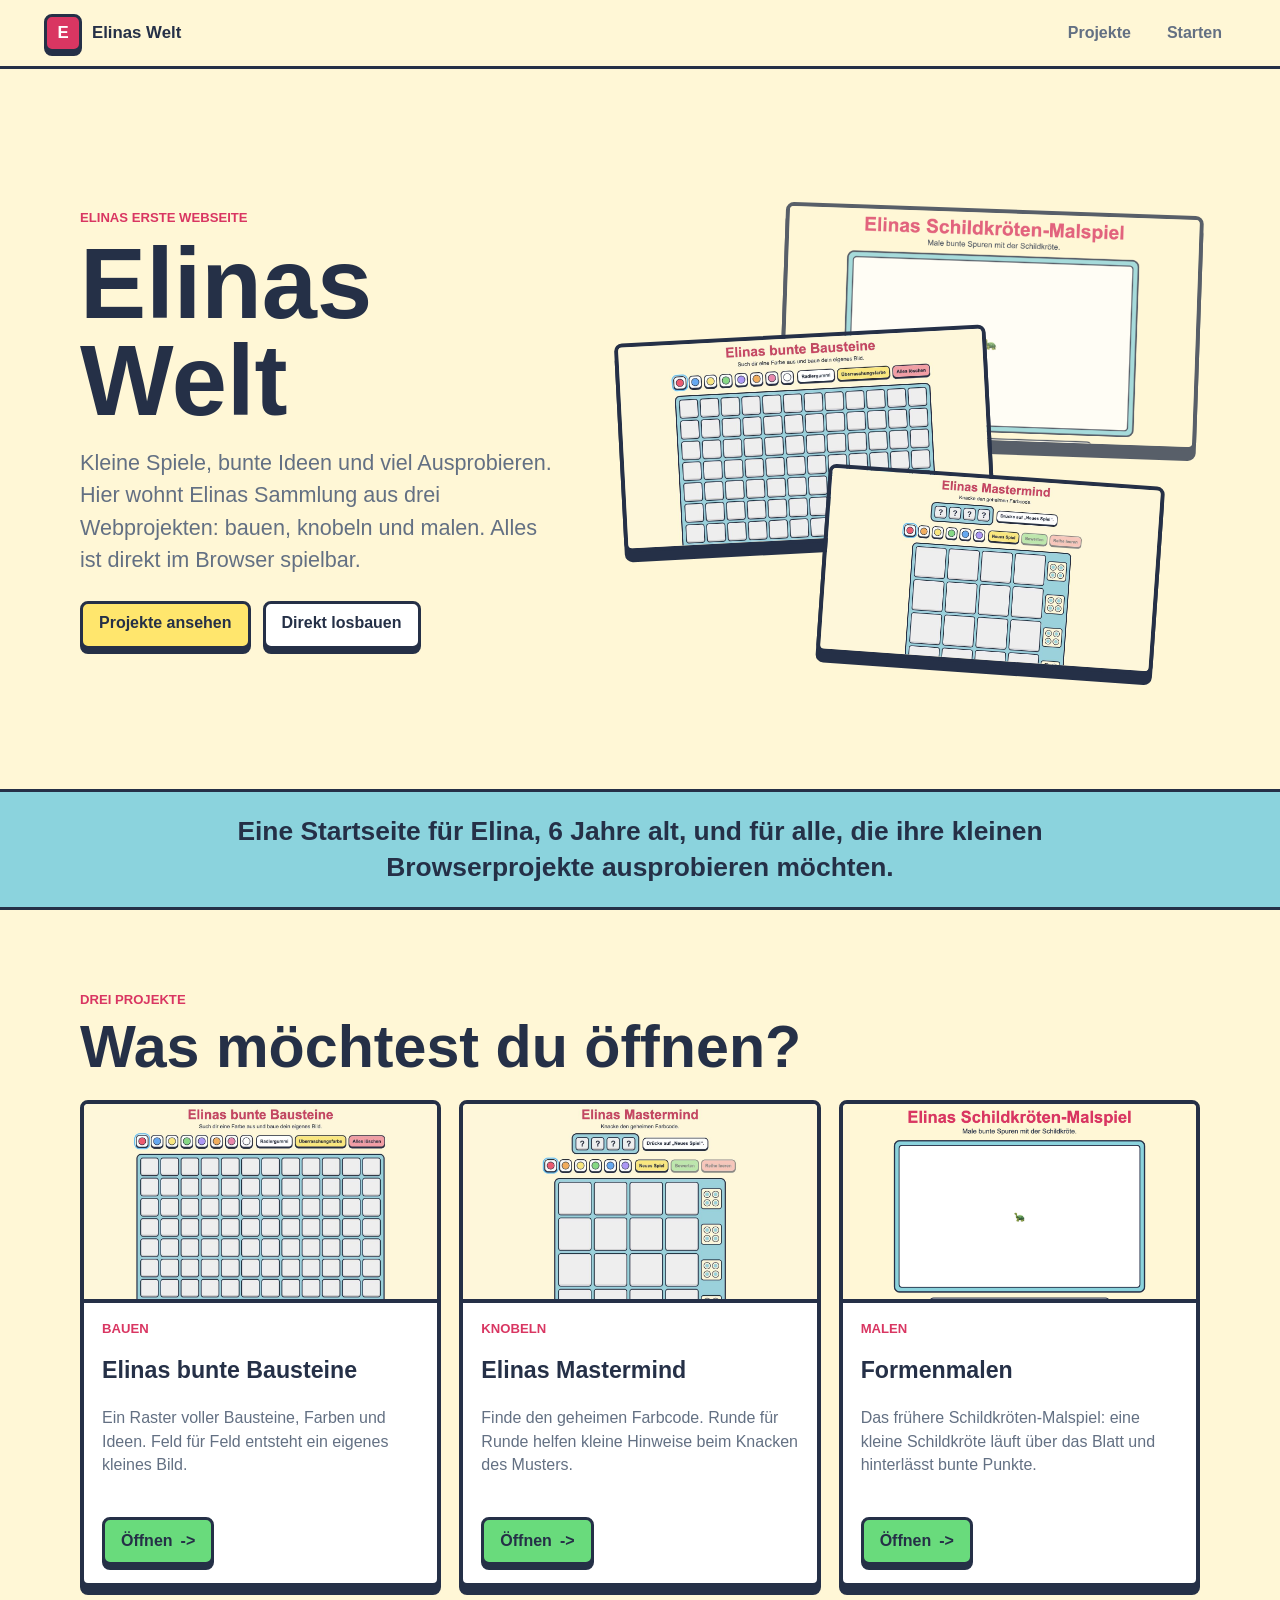
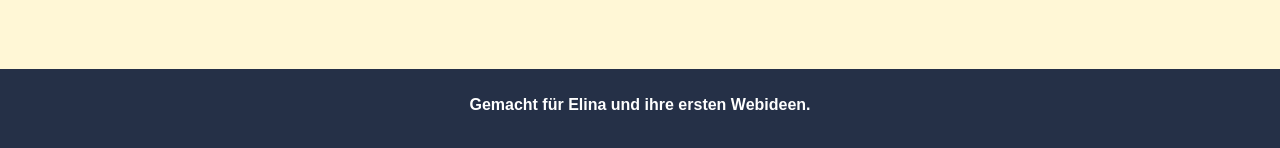
<file: index.html>
<!doctype html>
<html lang="de">
  <head>
    <meta charset="utf-8">
    <meta name="viewport" content="width=device-width, initial-scale=1">
    <meta
      name="description"
      content="Elinas Welt: eine kinderfreundliche Startseite für Elinas erste kleine Webprojekte."
    >
    <title>Elinas Welt</title>
    <link rel="stylesheet" href="style.css?v=20260619">
  </head>
  <body>
    <header class="site-header">
      <a class="brand" href="./" aria-label="Elinas Welt Startseite">
        <span class="brand-mark" aria-hidden="true">E</span>
        <span>Elinas Welt</span>
      </a>

      <nav class="top-nav" aria-label="Projekte">
        <a href="#projekte">Projekte</a>
        <a href="#starten">Starten</a>
      </nav>
    </header>

    <main>
      <section class="hero" aria-labelledby="hero-title">
        <div class="hero-copy">
          <p class="eyebrow">Elinas erste Webseite</p>
          <h1 id="hero-title">Elinas Welt</h1>
          <p class="hero-text">
            Kleine Spiele, bunte Ideen und viel Ausprobieren. Hier wohnt Elinas
            Sammlung aus drei Webprojekten: bauen, knobeln und malen. Alles ist
            direkt im Browser spielbar.
          </p>
          <div class="hero-actions" id="starten">
            <a class="primary-action" href="#projekte">Projekte ansehen</a>
            <a class="secondary-action" href="./projects/bunte-bausteine/">Direkt losbauen</a>
          </div>
        </div>

        <div class="preview-stack" aria-label="Vorschau der Projekte">
          <img
            class="preview preview-one"
            src="assets/formenmalen-preview.png?v=20260619e"
            alt="Vorschau von Elinas Schildkröten-Malspiel"
          >
          <img
            class="preview preview-two"
            src="assets/bunte-bausteine-preview.png"
            alt="Vorschau von Elinas bunte Bausteine"
          >
          <img
            class="preview preview-three"
            src="assets/mastermind-preview.png"
            alt="Vorschau von Elinas Mastermind"
          >
        </div>
      </section>

      <section class="intro-band" aria-label="Willkommen">
        <p>
          Eine Startseite für Elina, 6 Jahre alt, und für alle, die ihre
          kleinen Browserprojekte ausprobieren möchten.
        </p>
      </section>

      <section class="projects" id="projekte" aria-labelledby="projects-title">
        <div class="section-heading">
          <p class="eyebrow">Drei Projekte</p>
          <h2 id="projects-title">Was möchtest du öffnen?</h2>
        </div>

        <div class="project-grid">
          <article class="project-card">
            <a class="project-image-link" href="./projects/bunte-bausteine/" aria-label="Elinas bunte Bausteine öffnen">
              <img
                src="assets/bunte-bausteine-preview.png"
                alt="Raster aus Bausteinen mit Farbwerkzeugen"
              >
            </a>
            <div class="project-content">
              <p class="project-kicker">Bauen</p>
              <h3>Elinas bunte Bausteine</h3>
              <p>
                Ein Raster voller Bausteine, Farben und Ideen. Feld für Feld
                entsteht ein eigenes kleines Bild.
              </p>
              <a class="project-link" href="./projects/bunte-bausteine/">
                Öffnen <span aria-hidden="true">-></span>
              </a>
            </div>
          </article>

          <article class="project-card">
            <a class="project-image-link" href="./projects/mastermind/" aria-label="Elinas Mastermind öffnen">
              <img
                src="assets/mastermind-preview.png"
                alt="Mastermind Spielbrett mit Farbauswahl"
              >
            </a>
            <div class="project-content">
              <p class="project-kicker">Knobeln</p>
              <h3>Elinas Mastermind</h3>
              <p>
                Finde den geheimen Farbcode. Runde für Runde helfen kleine
                Hinweise beim Knacken des Musters.
              </p>
              <a class="project-link" href="./projects/mastermind/">
                Öffnen <span aria-hidden="true">-></span>
              </a>
            </div>
          </article>

          <article class="project-card">
            <a class="project-image-link" href="./projects/formenmalen/" aria-label="Formenmalen öffnen">
              <img
                src="assets/formenmalen-preview.png?v=20260619e"
                alt="Malfeld mit Schildkröte und bunten Punkten"
              >
            </a>
            <div class="project-content">
              <p class="project-kicker">Malen</p>
              <h3>Formenmalen</h3>
              <p>
                Das frühere Schildkröten-Malspiel: eine kleine Schildkröte
                läuft über das Blatt und hinterlässt bunte Punkte.
              </p>
              <a class="project-link" href="./projects/formenmalen/">
                Öffnen <span aria-hidden="true">-></span>
              </a>
            </div>
          </article>
        </div>
      </section>
    </main>

    <footer class="site-footer">
      <p>Gemacht für Elina und ihre ersten Webideen.</p>
    </footer>
  </body>
</html>
</file>
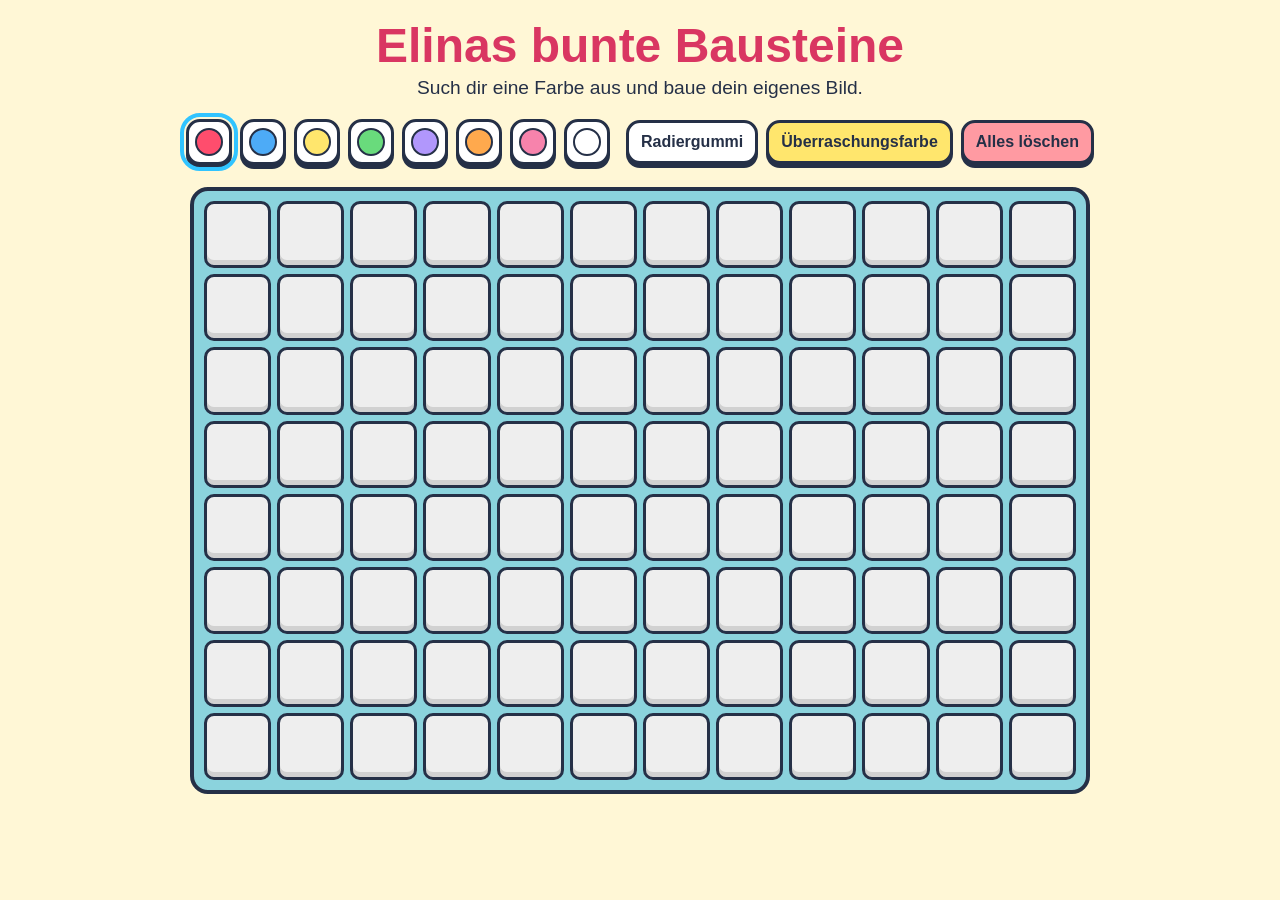
<file: projects/bunte-bausteine/index.html>
<!DOCTYPE html>
<html lang="de">
  <head>
    <meta charset="UTF-8" />
    <meta name="viewport" content="width=device-width, initial-scale=1.0" />
    <title>Elinas bunte Bausteine</title>
    <link rel="stylesheet" href="style.css?v=20260618b" />
  </head>
  <body>
    <main class="app">
      <header>
        <h1>Elinas bunte Bausteine</h1>
        <p>Such dir eine Farbe aus und baue dein eigenes Bild.</p>
      </header>

      <section class="controls" aria-label="Werkzeuge">
        <div class="color-area">
          <h2 class="hidden-title">Farben</h2>
          <div class="colors" id="colors"></div>
        </div>

        <div class="buttons">
          <button id="eraserButton" type="button">Radiergummi</button>
          <button id="randomButton" type="button">Überraschungsfarbe</button>
          <button id="clearButton" type="button">Alles löschen</button>
        </div>
      </section>

      <section>
        <h2 class="hidden-title">Spielfeld</h2>
        <div class="grid" id="grid" aria-label="Baustein-Raster"></div>
      </section>
    </main>

    <script src="script.js"></script>
  </body>
</html>
</file>
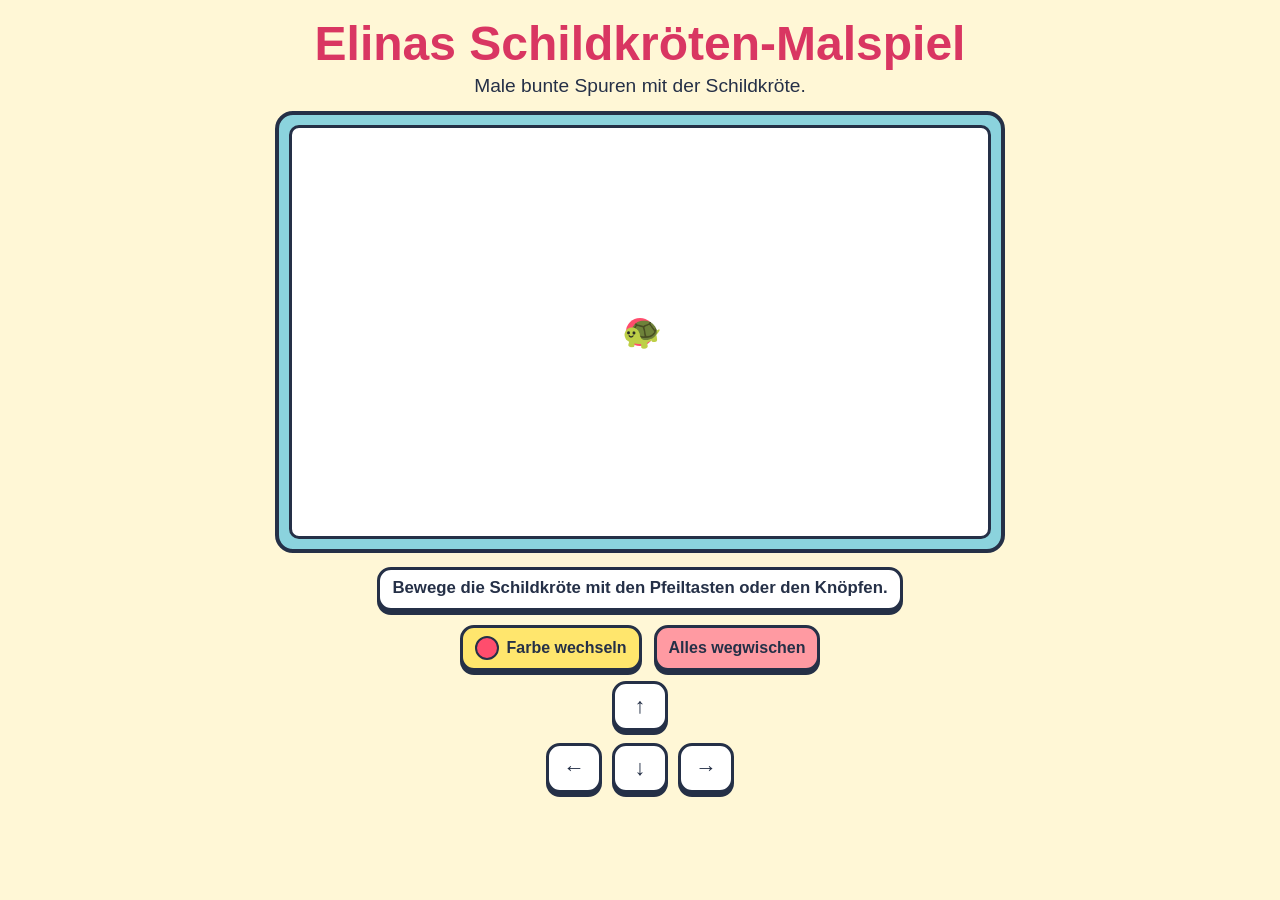
<file: projects/formenmalen/index.html>
<!doctype html>
<html lang="de">
  <head>
    <meta charset="utf-8">
    <meta name="viewport" content="width=device-width, initial-scale=1">
    <title>Elinas Schildkröten-Malspiel</title>
    <link rel="stylesheet" href="style.css?v=20260619g">
  </head>
  <body>
    <main class="app">
      <header>
        <h1>Elinas Schildkröten-Malspiel</h1>
        <p>Male bunte Spuren mit der Schildkröte.</p>
      </header>

      <section class="buehne" aria-label="Malfeld">
        <div class="malfeld-rahmen">
          <canvas id="malfeld" width="696" height="408"></canvas>
          <div id="schildkroete" aria-hidden="true">🐢</div>
        </div>
      </section>

      <p class="status" id="status" role="status" aria-live="polite">
        Bewege die Schildkröte mit den Pfeiltasten oder den Knöpfen.
      </p>

      <section class="werkzeuge" aria-label="Werkzeuge">
        <button id="farbe" type="button">
          <span id="farbpunkt" aria-hidden="true"></span>
          Farbe wechseln
        </button>
        <button id="neu" type="button">Alles wegwischen</button>
      </section>

      <section class="pfeile" aria-label="Pfeilsteuerung">
        <button data-richtung="oben" type="button" aria-label="Nach oben">↑</button>
        <div>
          <button data-richtung="links" type="button" aria-label="Nach links">←</button>
          <button data-richtung="unten" type="button" aria-label="Nach unten">↓</button>
          <button data-richtung="rechts" type="button" aria-label="Nach rechts">→</button>
        </div>
      </section>
    </main>

    <script src="script.js?v=20260619g"></script>
  </body>
</html>
</file>
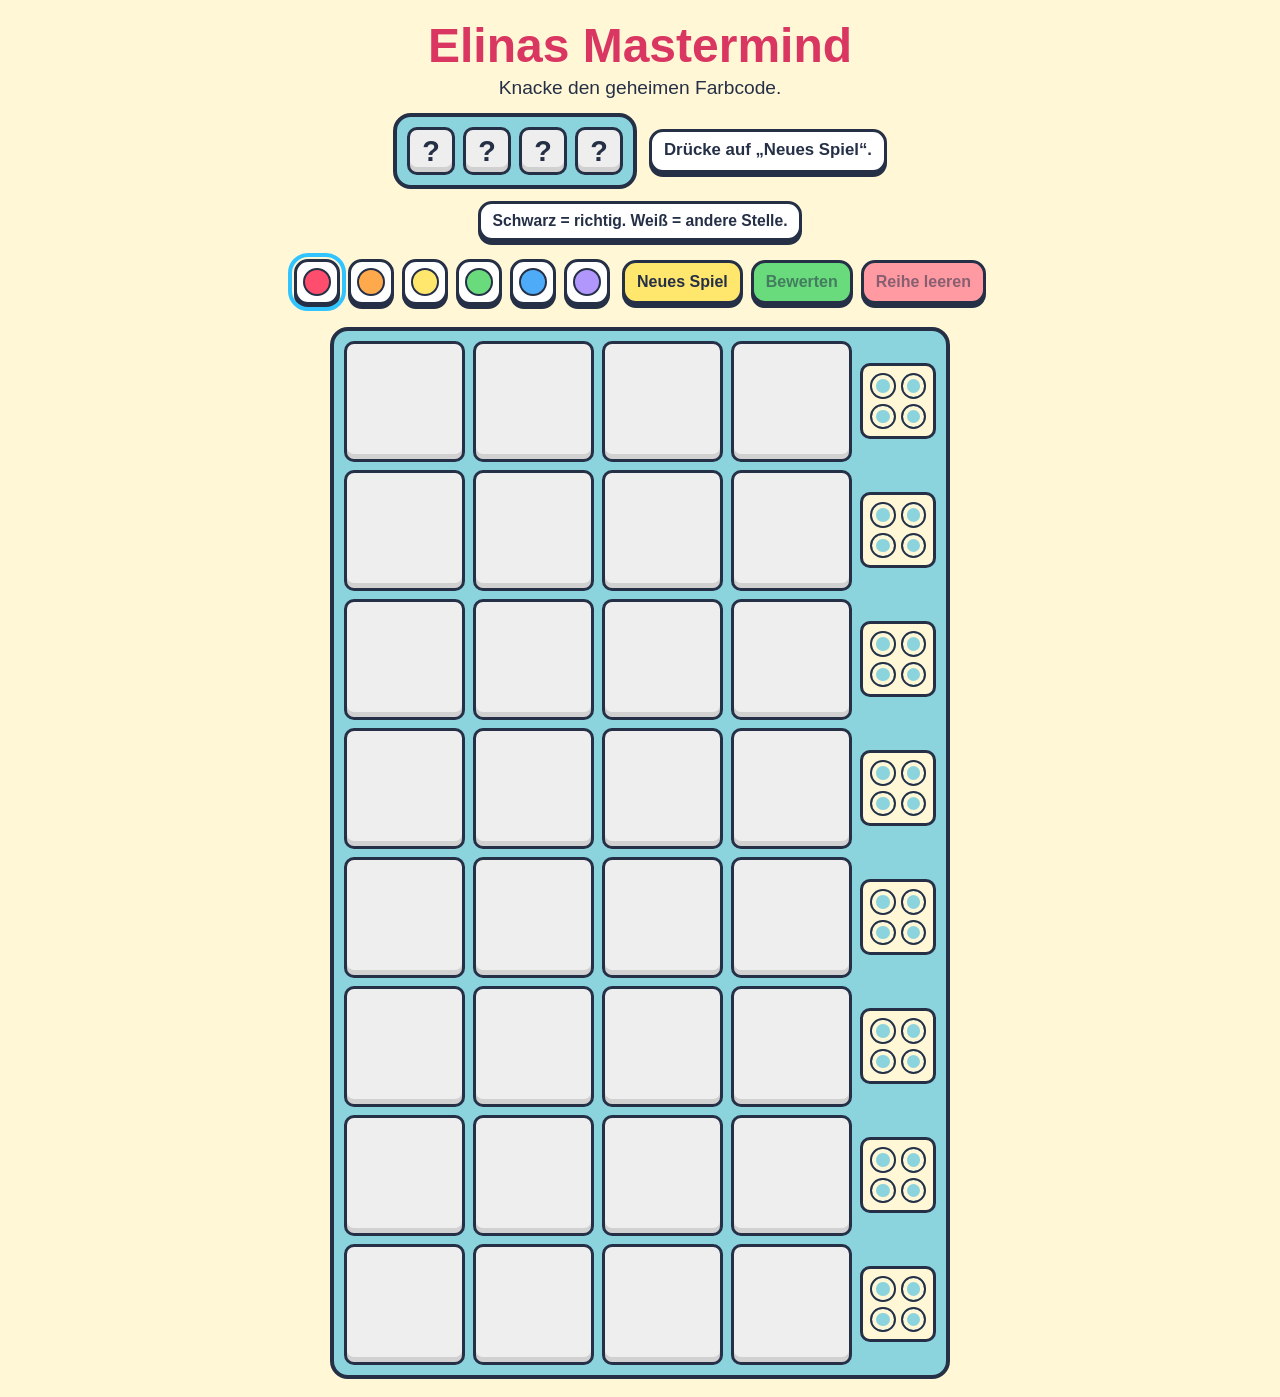
<file: projects/mastermind/index.html>
<!DOCTYPE html>
<html lang="de">
  <head>
    <meta charset="UTF-8" />
    <meta name="viewport" content="width=device-width, initial-scale=1.0" />
    <title>Elinas Mastermind</title>
    <link rel="stylesheet" href="style.css?v=20260618" />
  </head>
  <body>
    <main class="app">
      <header>
        <h1>Elinas Mastermind</h1>
        <p>Knacke den geheimen Farbcode.</p>
      </header>

      <section class="secret-area" aria-label="Geheimer Code">
        <div class="secret-code" id="secretCode"></div>
        <div class="status" id="status" role="status" aria-live="polite">
          Drücke auf „Neues Spiel“.
        </div>
      </section>

      <p class="feedback-legend" aria-label="Hinweise erklärt">
        Schwarz = richtig. Weiß = andere Stelle.
      </p>

      <section class="controls" aria-label="Werkzeuge">
        <div class="color-area">
          <h2 class="hidden-title">Farben</h2>
          <div class="colors" id="colors"></div>
        </div>

        <div class="buttons">
          <button id="newGameButton" type="button">Neues Spiel</button>
          <button id="checkButton" type="button">Bewerten</button>
          <button id="clearButton" type="button">Reihe leeren</button>
        </div>
      </section>

      <section>
        <h2 class="hidden-title">Spielfeld</h2>
        <div class="board" id="board" aria-label="Ratefeld"></div>
      </section>
    </main>

    <script src="script.js?v=20260618"></script>
  </body>
</html>
</file>
<file: style.css>
:root {
  color-scheme: light;
  --ink: #253047;
  --muted: #637083;
  --paper: #fff7d6;
  --sun: #ffe66d;
  --sky: #8bd3dd;
  --rose: #d93662;
  --leaf: #69db7c;
  --blue: #4dabf7;
  --line: #253047;
  --shadow: 0 10px 0 var(--line);
}

* {
  box-sizing: border-box;
}

html {
  scroll-behavior: smooth;
}

body {
  margin: 0;
  min-height: 100vh;
  font-family: Arial, Helvetica, sans-serif;
  color: var(--ink);
  background: var(--paper);
}

img {
  display: block;
  max-width: 100%;
  height: auto;
}

a {
  color: inherit;
}

.site-header {
  position: sticky;
  top: 0;
  z-index: 10;
  display: flex;
  align-items: center;
  justify-content: space-between;
  gap: 16px;
  padding: 14px clamp(16px, 4vw, 44px);
  border-bottom: 3px solid var(--line);
  background: rgb(255 247 214 / 0.94);
  backdrop-filter: blur(10px);
}

.brand,
.top-nav,
.hero-actions,
.project-link {
  display: flex;
  align-items: center;
}

.brand {
  gap: 10px;
  font-size: 1.05rem;
  font-weight: 800;
  text-decoration: none;
}

.brand-mark {
  display: grid;
  width: 38px;
  height: 38px;
  place-items: center;
  border: 3px solid var(--line);
  border-radius: 8px;
  background: var(--rose);
  color: white;
  box-shadow: 0 4px 0 var(--line);
}

.top-nav {
  gap: 8px;
}

.top-nav a {
  min-height: 38px;
  padding: 8px 12px;
  border: 2px solid transparent;
  border-radius: 8px;
  color: var(--muted);
  font-weight: 700;
  text-decoration: none;
}

.top-nav a:hover,
.top-nav a:focus-visible {
  border-color: var(--line);
  color: var(--ink);
  background: white;
}

.hero {
  display: grid;
  grid-template-columns: minmax(0, 0.9fr) minmax(320px, 1.1fr);
  gap: clamp(28px, 5vw, 70px);
  align-items: center;
  width: min(1120px, calc(100% - 32px));
  min-height: min(720px, calc(100vh - 150px));
  margin: 0 auto;
  padding: clamp(28px, 5vw, 58px) 0;
}

.hero-copy {
  max-width: 620px;
}

.eyebrow,
.project-kicker {
  margin: 0 0 10px;
  color: var(--rose);
  font-size: 0.82rem;
  font-weight: 900;
  letter-spacing: 0;
  text-transform: uppercase;
}

h1,
h2,
h3,
p {
  margin-top: 0;
}

h1 {
  margin-bottom: 18px;
  font-size: clamp(3.4rem, 9vw, 6.2rem);
  line-height: 0.98;
}

.hero-text {
  max-width: 560px;
  margin-bottom: 24px;
  color: var(--muted);
  font-size: clamp(1.08rem, 2.2vw, 1.35rem);
  line-height: 1.5;
}

.hero-actions {
  flex-wrap: wrap;
  gap: 12px;
}

.primary-action,
.secondary-action,
.project-link {
  justify-content: center;
  min-height: 48px;
  border: 3px solid var(--line);
  border-radius: 8px;
  padding: 10px 16px;
  font-weight: 900;
  text-decoration: none;
  box-shadow: 0 5px 0 var(--line);
  transition: transform 160ms ease, box-shadow 160ms ease;
}

.primary-action {
  background: var(--sun);
}

.secondary-action {
  background: white;
}

.primary-action:hover,
.primary-action:focus-visible,
.secondary-action:hover,
.secondary-action:focus-visible,
.project-link:hover,
.project-link:focus-visible {
  transform: translateY(3px);
  box-shadow: 0 2px 0 var(--line);
}

.preview-stack {
  position: relative;
  min-height: clamp(330px, 43vw, 500px);
}

.preview {
  position: absolute;
  width: min(72%, 520px);
  aspect-ratio: 16 / 9;
  border: 4px solid var(--line);
  border-radius: 8px;
  background: white;
  object-fit: cover;
  box-shadow: var(--shadow);
}

.preview-one {
  z-index: 1;
  top: 6%;
  right: 0;
  opacity: 0.76;
  transform: rotate(2deg);
}

.preview-two {
  z-index: 2;
  top: 31%;
  left: 0;
  width: min(64%, 460px);
  transform: rotate(-3deg);
}

.preview-three {
  z-index: 3;
  right: 7%;
  bottom: 3%;
  width: min(58%, 420px);
  transform: rotate(4deg);
}

.intro-band {
  border-top: 3px solid var(--line);
  border-bottom: 3px solid var(--line);
  background: var(--sky);
}

.intro-band p {
  width: min(920px, calc(100% - 32px));
  margin: 0 auto;
  padding: 22px 0;
  font-size: clamp(1.15rem, 3vw, 1.65rem);
  font-weight: 800;
  line-height: 1.35;
  text-align: center;
}

.projects {
  width: min(1120px, calc(100% - 32px));
  margin: 0 auto;
  padding: clamp(42px, 7vw, 82px) 0;
}

.section-heading {
  max-width: 760px;
  margin-bottom: 24px;
}

h2 {
  margin-bottom: 0;
  font-size: clamp(2rem, 5vw, 3.7rem);
  line-height: 1;
}

.project-grid {
  display: grid;
  grid-template-columns: repeat(3, minmax(0, 1fr));
  gap: 18px;
}

.project-card {
  overflow: hidden;
  border: 4px solid var(--line);
  border-radius: 8px;
  background: white;
  box-shadow: 0 8px 0 var(--line);
}

.project-image-link {
  display: block;
  aspect-ratio: 16 / 9;
  overflow: hidden;
  border-bottom: 4px solid var(--line);
  background: var(--paper);
}

.project-image-link img {
  width: 100%;
  height: 100%;
  object-fit: cover;
}

.project-content {
  display: grid;
  min-height: 280px;
  padding: 18px;
}

.project-content h3 {
  margin-bottom: 10px;
  font-size: 1.45rem;
  line-height: 1.1;
}

.project-content p:not(.project-kicker) {
  color: var(--muted);
  line-height: 1.48;
}

.project-link {
  align-self: end;
  gap: 8px;
  width: fit-content;
  background: var(--leaf);
}

.site-footer {
  padding: 24px 16px 34px;
  border-top: 3px solid var(--line);
  background: var(--ink);
  color: white;
  text-align: center;
}

.site-footer p {
  margin: 0;
  font-weight: 800;
}

@media (max-width: 900px) {
  .hero {
    grid-template-columns: 1fr;
    min-height: auto;
  }

  .preview-stack {
    min-height: 470px;
    order: -1;
  }

  .project-grid {
    grid-template-columns: 1fr;
  }

  .project-card {
    display: block;
  }

  .project-image-link {
    min-height: 0;
  }
}

@media (max-width: 640px) {
  .site-header {
    position: static;
  }

  .top-nav {
    display: none;
  }

  .hero {
    width: min(100% - 24px, 1120px);
    padding-top: 24px;
  }

  .preview-stack {
    min-height: 350px;
  }

  .preview {
    width: 82%;
  }

  .preview-two {
    width: 76%;
  }

  .preview-three {
    width: 72%;
  }

  .hero-actions a {
    width: 100%;
  }

  .projects {
    width: min(100% - 24px, 1120px);
  }

  .project-image-link {
    border-bottom: 4px solid var(--line);
  }

  .project-content {
    min-height: 0;
  }
}
</file>
<file: projects/bunte-bausteine/style.css>
* {
  box-sizing: border-box;
}

body {
  margin: 0;
  min-height: 100vh;
  font-family: Arial, sans-serif;
  background: #fff7d6;
  color: #253047;
}

.app {
  width: min(100% - 32px, 900px);
  margin: 0 auto;
  padding: 18px 0;
}

header {
  text-align: center;
  margin-bottom: 14px;
}

h1 {
  margin: 0 0 4px;
  font-size: clamp(1.8rem, 5vw, 3rem);
  color: #d93662;
}

h2 {
  margin: 0 0 12px;
  font-size: 1.25rem;
}

p {
  margin: 0;
  font-size: 1.2rem;
}

.controls {
  display: flex;
  align-items: center;
  justify-content: center;
  flex-wrap: wrap;
  gap: 12px 16px;
  margin-bottom: 14px;
  padding: 6px 4px 8px;
}

.colors {
  display: flex;
  flex-wrap: wrap;
  justify-content: center;
  gap: 8px;
}

.color-area {
  flex: 0 0 auto;
}

button {
  min-height: 44px;
  border: 3px solid #253047;
  border-radius: 14px;
  padding: 8px 12px;
  font: inherit;
  font-weight: 700;
  color: #253047;
  background: white;
  cursor: pointer;
  box-shadow: 0 4px 0 #253047;
}

button:active {
  transform: translateY(3px);
  box-shadow: 0 1px 0 #253047;
}

.color-button {
  display: flex;
  width: 46px;
  height: 46px;
  align-items: center;
  justify-content: center;
  padding: 6px;
}

.color-dot {
  width: 28px;
  height: 28px;
  border: 2px solid #253047;
  border-radius: 50%;
}

.color-name,
.hidden-title {
  position: absolute;
  width: 1px;
  height: 1px;
  overflow: hidden;
  clip: rect(0 0 0 0);
  white-space: nowrap;
}

.active {
  outline: 4px solid #31c4ff;
  outline-offset: 2px;
}

.buttons {
  display: flex;
  flex: 0 0 auto;
  flex-wrap: wrap;
  justify-content: center;
  gap: 8px;
}

#eraserButton.active {
  background: #aee8ff;
}

#randomButton {
  background: #ffe66d;
}

#clearButton {
  background: #ff9aa2;
}

.grid {
  display: grid;
  grid-template-columns: repeat(12, 1fr);
  gap: 6px;
  padding: 10px;
  border: 4px solid #253047;
  border-radius: 18px;
  background: #8bd3dd;
}

.field {
  min-width: 0;
  min-height: 0;
  aspect-ratio: 1;
  border: 3px solid #253047;
  border-radius: 10px;
  padding: 0;
  background: #eeeeee;
  cursor: pointer;
  box-shadow: inset 0 -5px 0 rgba(0, 0, 0, 0.12);
}

.field:hover {
  filter: brightness(1.05);
}

@media (min-width: 700px) {
  .controls {
    flex-wrap: nowrap;
  }

  .colors,
  .buttons {
    flex-wrap: nowrap;
  }
}

@media (max-width: 520px) {
  .app {
    width: min(100% - 20px, 900px);
  }

  .color-area,
  .buttons {
    width: 100%;
  }

  p {
    font-size: 1rem;
  }

  button {
    min-height: 44px;
    padding: 8px 10px;
    font-size: 0.95rem;
  }

  .color-button {
    width: 44px;
    height: 44px;
    padding: 5px;
  }

  .color-dot {
    width: 26px;
    height: 26px;
  }

  .grid {
    grid-template-columns: repeat(8, 1fr);
    gap: 5px;
    padding: 6px;
  }

  .field {
    border-width: 2px;
    border-radius: 7px;
  }
}

@media (max-width: 420px) {
  .grid {
    grid-template-columns: repeat(6, 1fr);
  }
}
</file>
<file: projects/formenmalen/style.css>
* {
  box-sizing: border-box;
}

body {
  margin: 0;
  min-height: 100vh;
  font-family: Arial, sans-serif;
  color: #253047;
  background: #fff7d6;
  touch-action: manipulation;
}

.app {
  width: min(100% - 32px, 760px);
  margin: 0 auto;
  padding: 18px 0;
}

header {
  text-align: center;
  margin-bottom: 14px;
}

h1 {
  margin: 0 0 4px;
  color: #d93662;
  font-size: clamp(1.8rem, 5vw, 3rem);
  line-height: 1.1;
}

p {
  margin: 0;
  font-size: 1.2rem;
}

.buehne {
  width: min(100%, 730px);
  margin: 0 auto;
  border: 4px solid #253047;
  border-radius: 18px;
  padding: 10px;
  background: #8bd3dd;
}

.malfeld-rahmen {
  box-sizing: content-box;
  position: relative;
  width: calc(100% - 6px);
  aspect-ratio: 29 / 17;
  overflow: hidden;
  border: 3px solid #253047;
  border-radius: 10px;
  background: white;
}

canvas {
  width: 100%;
  height: 100%;
  display: block;
}

#schildkroete {
  position: absolute;
  left: 50%;
  top: 50%;
  width: calc(100% * 3 / 58);
  height: calc(100% * 3 / 34);
  display: grid;
  place-items: center;
  font-size: clamp(1rem, 4.8vw, 2rem);
  line-height: 1;
  transform: translate(-50%, -50%);
  user-select: none;
}

.status {
  width: fit-content;
  max-width: 100%;
  min-height: 44px;
  margin: 14px auto 0;
  border: 3px solid #253047;
  border-radius: 14px;
  padding: 8px 12px;
  background: white;
  font-size: 1.05rem;
  font-weight: 700;
  line-height: 1.25;
  text-align: center;
  box-shadow: 0 4px 0 #253047;
}

.werkzeuge,
.pfeile {
  display: flex;
  justify-content: center;
  gap: 12px;
  margin-top: 14px;
}

.pfeile {
  flex-direction: column;
  align-items: center;
  margin-top: 10px;
}

.pfeile div {
  display: flex;
  gap: 10px;
}

button {
  min-width: 56px;
  min-height: 44px;
  border: 3px solid #253047;
  border-radius: 14px;
  padding: 8px 12px;
  color: #253047;
  background: #ffffff;
  font: inherit;
  font-weight: 700;
  cursor: pointer;
  box-shadow: 0 4px 0 #253047;
  touch-action: manipulation;
  user-select: none;
  -webkit-tap-highlight-color: transparent;
}

button:hover {
  filter: brightness(1.04);
}

button:focus-visible {
  outline: 4px solid #31c4ff;
  outline-offset: 2px;
}

button:active {
  transform: translateY(3px);
  box-shadow: 0 1px 0 #253047;
}

#farbe {
  display: flex;
  align-items: center;
  gap: 8px;
  background: #ffe66d;
}

#farbpunkt {
  width: 24px;
  height: 24px;
  border: 2px solid #253047;
  border-radius: 50%;
  background: #ff4d6d;
}

#neu {
  background: #ff9aa2;
}

.pfeile button {
  width: 50px;
  height: 50px;
  padding: 0;
  font-size: 1.35rem;
}

@media (max-width: 520px) {
  .app {
    width: min(100% - 20px, 760px);
  }

  p {
    font-size: 1rem;
  }

  .buehne {
    padding: 6px;
  }

  .status {
    width: 100%;
    font-size: 0.95rem;
  }

  .werkzeuge {
    flex-wrap: wrap;
  }

  .werkzeuge button {
    min-height: 44px;
  }

  #farbe,
  #neu {
    flex: 1 1 170px;
    justify-content: center;
  }
}
</file>
<file: projects/mastermind/style.css>
* {
  box-sizing: border-box;
}

body {
  margin: 0;
  min-height: 100vh;
  font-family: Arial, sans-serif;
  background: #fff7d6;
  color: #253047;
}

.app {
  width: min(100% - 32px, 900px);
  margin: 0 auto;
  padding: 18px 0;
}

header {
  text-align: center;
  margin-bottom: 14px;
}

h1 {
  margin: 0 0 4px;
  font-size: clamp(1.8rem, 5vw, 3rem);
  color: #d93662;
}

h2 {
  margin: 0 0 12px;
  font-size: 1.25rem;
}

p {
  margin: 0;
  font-size: 1.2rem;
}

.secret-area {
  display: flex;
  align-items: center;
  justify-content: center;
  flex-wrap: wrap;
  gap: 12px;
  margin-bottom: 12px;
}

.secret-code {
  display: flex;
  gap: 8px;
  padding: 10px;
  border: 4px solid #253047;
  border-radius: 18px;
  background: #8bd3dd;
}

.secret-hole {
  display: grid;
  width: 48px;
  height: 48px;
  place-items: center;
  border: 3px solid #253047;
  border-radius: 10px;
  background: #eeeeee;
  box-shadow: inset 0 -5px 0 rgba(0, 0, 0, 0.12);
  font-size: 1.8rem;
  font-weight: 700;
}

.secret-hole.solved {
  box-shadow: inset 0 -5px 0 rgba(0, 0, 0, 0.12);
}

.status {
  max-width: 380px;
  min-height: 44px;
  border: 3px solid #253047;
  border-radius: 14px;
  padding: 8px 12px;
  background: white;
  font-size: 1.05rem;
  font-weight: 700;
  box-shadow: 0 4px 0 #253047;
}

.feedback-legend {
  width: fit-content;
  max-width: 100%;
  margin: 0 auto 12px;
  border: 3px solid #253047;
  border-radius: 14px;
  padding: 7px 12px;
  background: white;
  font-size: 0.98rem;
  font-weight: 700;
  line-height: 1.25;
  text-align: center;
  box-shadow: 0 4px 0 #253047;
}

.controls {
  display: flex;
  align-items: center;
  justify-content: center;
  flex-wrap: wrap;
  gap: 12px;
  margin-bottom: 14px;
  padding: 6px 4px 8px;
}

.colors {
  display: flex;
  flex-wrap: nowrap;
  gap: 8px;
}

.color-area {
  flex: 0 0 auto;
}

button {
  min-height: 44px;
  border: 3px solid #253047;
  border-radius: 14px;
  padding: 8px 12px;
  font: inherit;
  font-weight: 700;
  color: #253047;
  background: white;
  cursor: pointer;
  box-shadow: 0 4px 0 #253047;
}

button:active {
  transform: translateY(3px);
  box-shadow: 0 1px 0 #253047;
}

button:disabled {
  opacity: 1;
  color: rgb(37 48 71 / 0.55);
  cursor: not-allowed;
}

.color-button {
  display: flex;
  width: 46px;
  height: 46px;
  align-items: center;
  justify-content: center;
  padding: 6px;
}

.color-dot {
  width: 28px;
  height: 28px;
  border: 2px solid #253047;
  border-radius: 50%;
}

.color-name,
.hidden-title {
  position: absolute;
  width: 1px;
  height: 1px;
  overflow: hidden;
  clip: rect(0 0 0 0);
  white-space: nowrap;
}

.active {
  outline: 4px solid #31c4ff;
  outline-offset: 2px;
}

.buttons {
  display: flex;
  flex: 0 0 auto;
  flex-wrap: nowrap;
  gap: 8px;
}

#newGameButton {
  background: #ffe66d;
}

#checkButton {
  background: #69db7c;
}

#clearButton {
  background: #ff9aa2;
}

.board {
  display: grid;
  width: min(100%, 620px);
  margin: 0 auto;
  gap: 8px;
  padding: 10px;
  border: 4px solid #253047;
  border-radius: 18px;
  background: #8bd3dd;
}

.guess-row {
  display: grid;
  grid-template-columns: repeat(4, minmax(72px, 1fr)) minmax(58px, 76px);
  gap: 8px;
  align-items: center;
}

.guess-row.current .field {
  outline: 4px solid #31c4ff;
  outline-offset: 1px;
}

.guess-row.current .feedback {
  box-shadow: 0 0 0 3px #31c4ff;
}

.field {
  min-width: 0;
  min-height: 0;
  aspect-ratio: 1;
  border: 3px solid #253047;
  border-radius: 10px;
  padding: 0;
  background: #eeeeee;
  cursor: pointer;
  box-shadow: inset 0 -5px 0 rgba(0, 0, 0, 0.12);
}

.field:hover {
  filter: brightness(1.05);
}

.field.locked {
  cursor: default;
}

.field:disabled {
  opacity: 1;
}

.feedback {
  display: grid;
  grid-template-columns: repeat(2, 1fr);
  gap: 5px;
  padding: 7px;
  border: 3px solid #253047;
  border-radius: 10px;
  background: #fff7d6;
}

.pin {
  aspect-ratio: 1;
  border: 2px solid #253047;
  border-radius: 50%;
  background: #8bd3dd;
  box-shadow: inset 0 0 0 4px #fff7d6;
}

.pin.black {
  background: #253047;
  box-shadow: inset 0 -3px 0 rgba(0, 0, 0, 0.2);
}

.pin.white {
  background: white;
  box-shadow: inset 0 -3px 0 rgba(0, 0, 0, 0.12);
}

@media (min-width: 700px) {
  .controls {
    flex-wrap: nowrap;
  }
}

@media (max-width: 520px) {
  .app {
    width: min(100% - 20px, 900px);
  }

  p {
    font-size: 1rem;
  }

  button {
    min-height: 44px;
    padding: 7px 10px;
    font-size: 0.95rem;
  }

  .color-button {
    width: 44px;
    height: 44px;
    padding: 5px;
  }

  .color-dot {
    width: 26px;
    height: 26px;
  }

  .secret-hole {
    width: 42px;
    height: 42px;
  }

  .status {
    width: 100%;
    font-size: 0.95rem;
  }

  .feedback-legend {
    width: 100%;
    font-size: 0.9rem;
  }

  .buttons {
    flex-wrap: wrap;
    justify-content: center;
  }

  .board {
    width: 100%;
    gap: 6px;
    padding: 6px;
  }

  .guess-row {
    grid-template-columns: repeat(4, minmax(0, 1fr)) minmax(48px, 60px);
    gap: 5px;
  }

  .field {
    border-width: 2px;
    border-radius: 7px;
  }

  .feedback {
    gap: 4px;
    padding: 5px;
    border-width: 2px;
    border-radius: 7px;
  }
}
</file>
